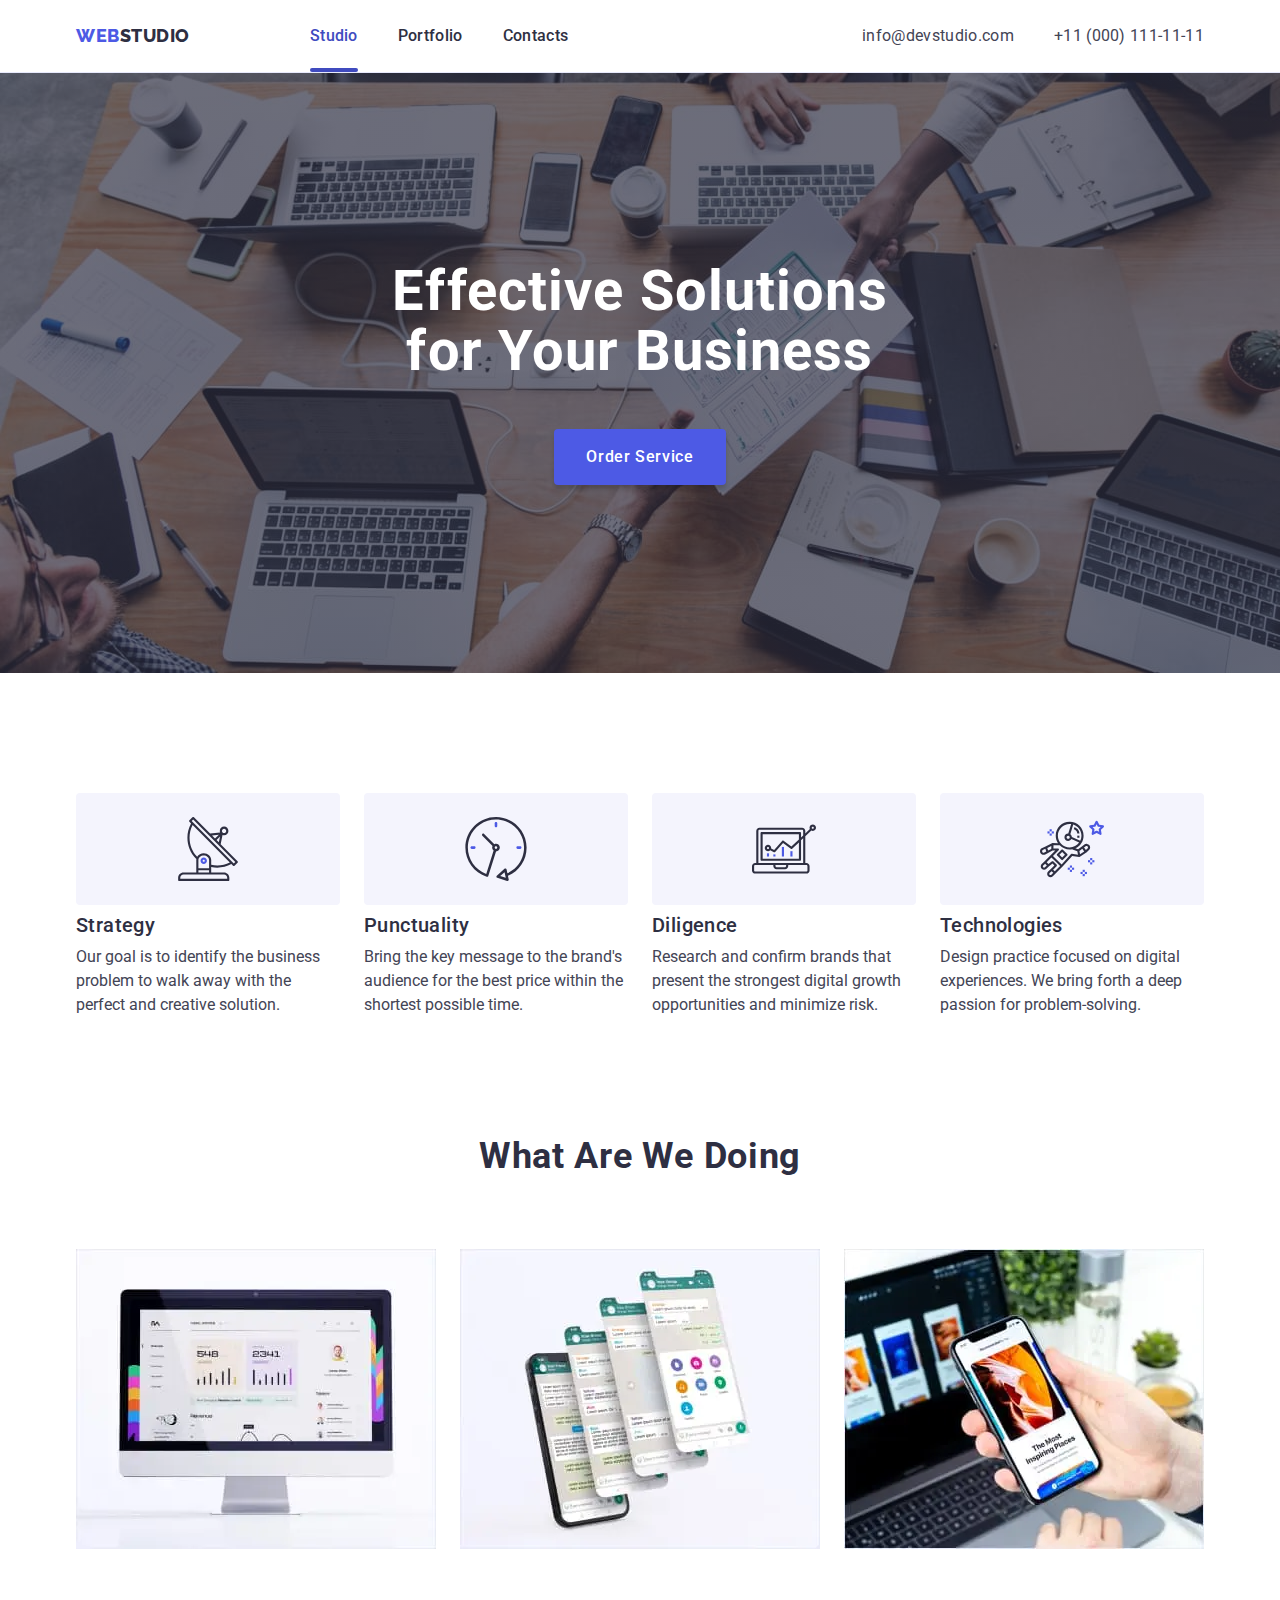
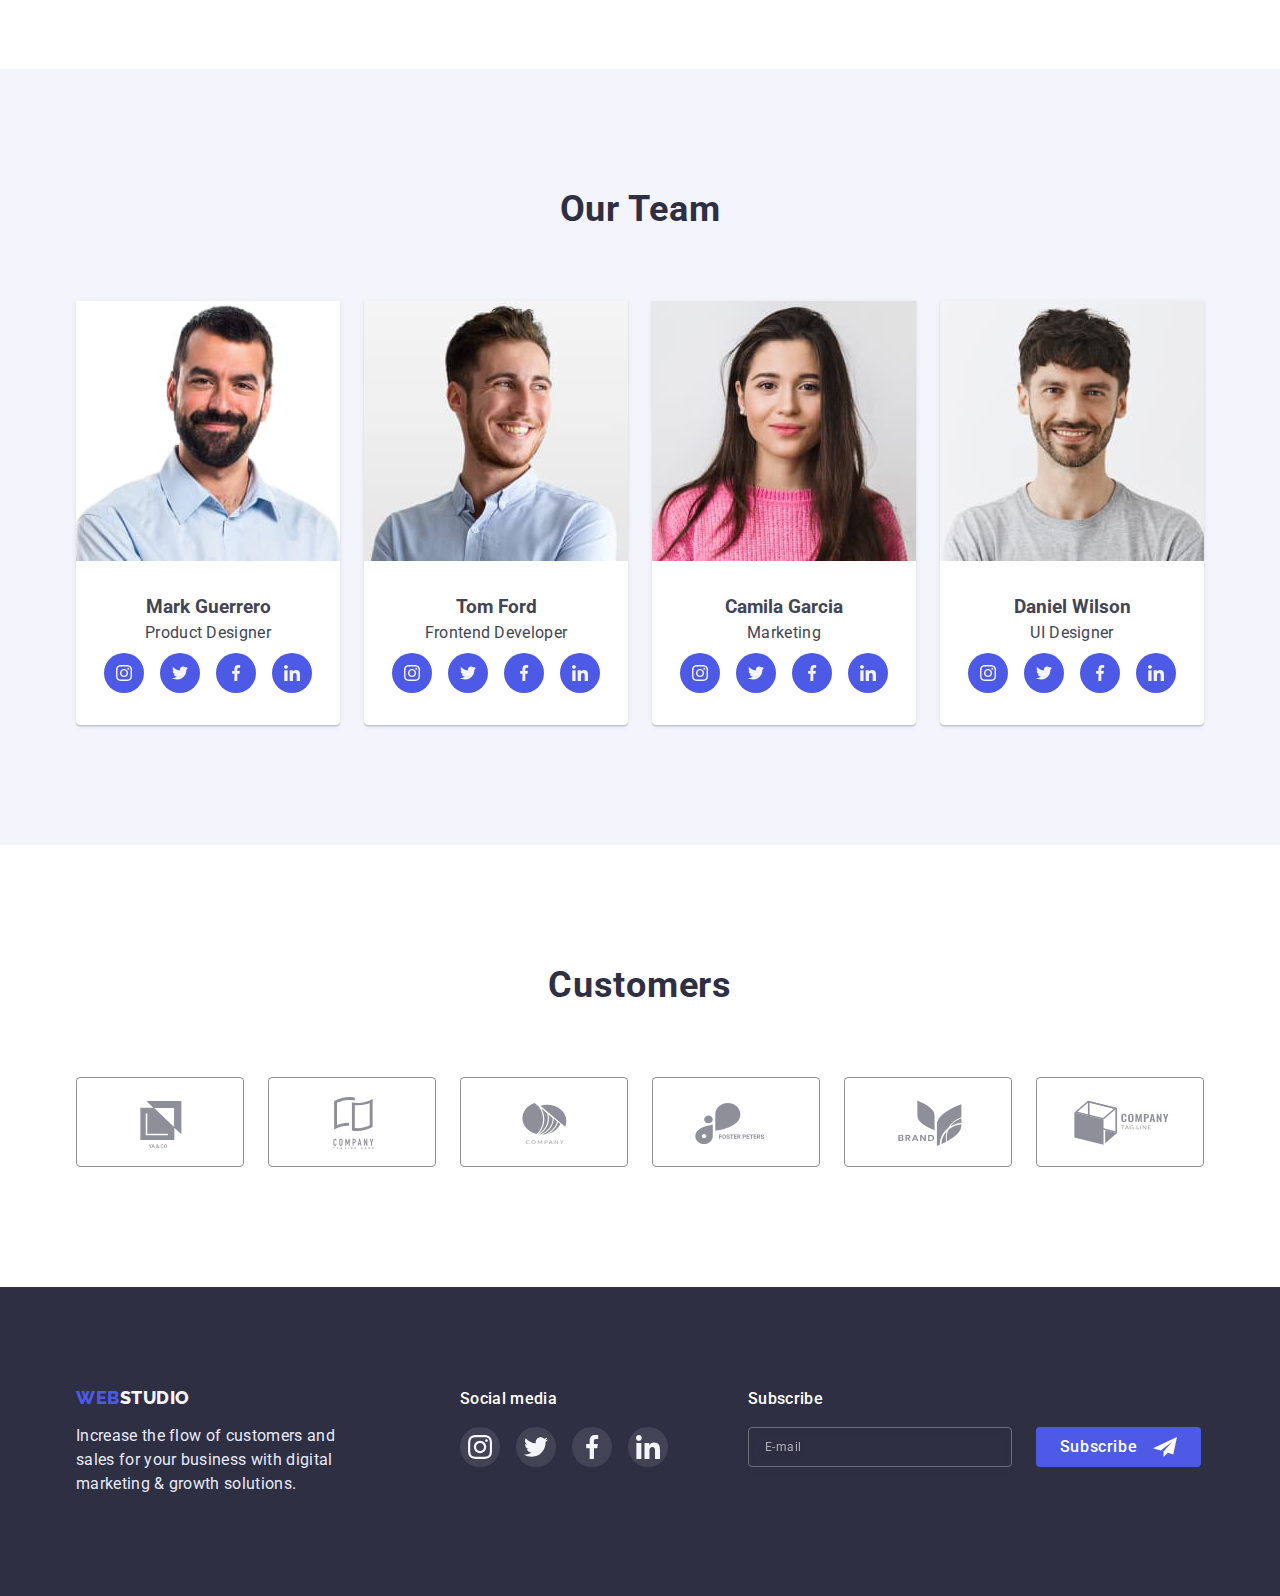
<file: index.html>
<!DOCTYPE html>
<html lang="en">
<head>
    <meta charset="UTF-8">
    <meta http-equiv="X-UA-Compatible" content="IE=edge">
    <meta name="viewport" content="width=device-width, initial-scale=1.0">
    <link rel="preconnect" href="https://fonts.googleapis.com">
    <link rel="preconnect" href="https://fonts.gstatic.com" crossorigin>
    <link href="https://fonts.googleapis.com/css2?family=Raleway:wght@800&family=Roboto:wght@400;500;700;900&display=swap" rel="stylesheet">
    <link rel="stylesheet" href="https://cdn.jsdelivr.net/npm/modern-normalize@1.1.0/modern-normalize.min.css">
    <link rel="stylesheet" href="./css/styles.css">
    <title>Studio</title>
</head>
<body>
    <header class="header">
        <div class="container header-container">
            <nav class="header-nav">
                <a class="header-logo logo link" href="./index.html">Web<span class="logo-dark">Studio</span></a>
                <ul class="header-menu list">
                    <li class="header-link-item"><a href="./index.html" class="header-link current link">Studio</a></li>
                    <li class="header-link-item"><a href="./portfolio.html" class="header-link link">Portfolio</a></li>
                    <li class="header-link-item"><a href="" class="header-link link">Contacts</a></li>
                </ul>    
            </nav>
            <button class="mobile-menu-open" type="button" data-menu-open>
                <svg class="mobile-menu-open-icon" width="32" height="22">
                    <use href="./images/symbol-defs.svg#icon-burger"></use>
                </svg>
            </button>
            <address class="header-contacts">
                <ul class="header-contacts-list list">
                    <li class="header-contacts-item"><a class="header-contacts-link link" href="mailto:info@devstudio.com">info@devstudio.com</a></li>
                    <li class="header-contacts-item"><a class="header-contacts-link link" href="tel:+110001111111">+11 (000) 111-11-11</a></li>
                </ul>
            </address>
            <div class="mobile-menu" data-menu>
                <div class="container mobile-menu-container">
                    <button type="button" class="mobile-menu-close-btn" data-menu-close>
                        <svg class="mobile-menu-close-icon" width="8" height="8">
                            <use href="./images/symbol-defs.svg#icon-close-modal"></use>
                        </svg>
                    </button>
                    <ul class="mobile-nav-list list">
                        <li class="mobile-nav-item"><a href="./index.html" class="title mobile-nav-link link active-link">Studio</a></li>
                        <li class="mobile-nav-item"><a href="./portfolio.html" class="title mobile-nav-link link active-link">Portfolio</a></li>
                        <li class="mobile-nav-item"><a href="" class="title mobile-nav-link link active-link">Contacts</a></li>
                    </ul>
                    <address class="mobile-menu-contacts">
                        <a class="mobile-menu-link-tel active-link link" href="tel:+110001111111">+11 (000) 111-11-11</a>
                        <a class="mobile-menu-link-email active-link link" href="mailto:info@devstudio.com">info@devstudio.com</a>
                    </address>
                    <ul class="mobile-menu-social-list list">
                        <li class="social-list-item">
                            <a class="social-list-link" href="">
                                <svg class="social-link-icon" width="24" height="24">
                                    <use href="./images/symbol-defs.svg#icon-instagram"></use>
                                </svg>
                            </a>
                        </li>
                        <li class="social-list-item">
                            <a class="social-list-link" href="">
                                <svg class="social-link-icon" width="24" height="24">
                                    <use href="./images/symbol-defs.svg#icon-twitter"></use>
                                </svg>
                            </a>
                        </li>
                        <li class="social-list-item">
                            <a class="social-list-link" href="">
                                <svg class="social-link-icon" width="24" height="24">
                                    <use href="./images/symbol-defs.svg#icon-facebook"></use>
                                </svg>
                            </a>
                        </li>
                        <li class="social-list-item">
                            <a class="social-list-link" href="">
                                <svg class="social-link-icon" width="24" height="24">
                                    <use href="./images/symbol-defs.svg#icon-linkedin"></use>
                                </svg>
                            </a>
                        </li>
                    </ul>
                </div>
            </div>
        </div>    
    </header>
    <main>
        <section class="main-section">
            <div class="container main-section-item">
                <h1 class="main-title">Effective Solutions for Your Business</h1>
                <button class="main-btn" type="button" data-modal-open>Order Service</button>
            </div>
        </section>
        <section class="features-section section">
            <div class="container">
                <h2 class="section-features-title visually-hidden">Our Features</h2>
                <ul class="section-features-list list">
                    <li class="features-list-item">
                        <div class="features-list-icon-box">
                            <svg class="features-list-icon" width="64" height="64">
                                <use href="./images/symbol-defs.svg#icon-feature-antenna"></use>
                            </svg>
                        </div>
                        <h3 class="features-list-item-title title">Strategy</h3>
                        <p class="features-text">Our goal is to identify the business problem to walk away with the perfect and creative solution. </p>
                    </li>
                    <li class="features-list-item">
                        <div class="features-list-icon-box">
                            <svg class="features-list-icon" width="64" height="64">
                                <use href="./images/symbol-defs.svg#icon-feature-clock"></use>
                            </svg>
                        </div>
                        <h3 class="features-list-item-title title">Punctuality</h3>
                        <p class="features-text">Bring the key message to the brand's audience for the best price within the shortest possible time.</p>
                    </li>
                    <li class="features-list-item">
                        <div class="features-list-icon-box">
                            <svg class="features-list-icon" width="64" height="64">
                                <use href="./images/symbol-defs.svg#icon-feature-diagram"></use>
                            </svg>
                        </div>
                        <h3 class="features-list-item-title title">Diligence</h3>
                        <p class="features-text">Research and confirm brands that present the strongest digital growth opportunities and minimize risk.</p>
                    </li>
                    <li class="features-list-item">
                        <div class="features-list-icon-box">
                            <svg class="features-list-icon" width="64" height="64">
                                <use href="./images/symbol-defs.svg#icon-feature-astronaut"></use>
                            </svg>
                        </div>
                        <h3 class="features-list-item-title title">Technologies</h3>
                        <p class="features-text">Design practice focused on digital experiences. We bring forth a deep passion for problem-solving.</p>
                    </li>
                </ul>
            </div>
        </section>
        <section class="we-doing-section">
            <div class="container">
                <h2 class="section-we-doing-title">What are we doing</h2>
                <ul class="we-doing-list list">
                    <li class="we-doing-list-item">
                        <picture>
                            <source srcset="./images/we-doing-laptop.webp 1x, ./images/we-doing-laptop@2x.webp 2x" type="image/webp">
                            <source srcset="./images/we-doing-laptop@2x.jpg 2x" type="image/jpeg">
                            <img src="./images/we-doing-laptop.jpg" alt="Laptop" width="360">
                        </picture>
                    </li>
                    <li class="we-doing-list-item">
                        <picture>
                            <source srcset="./images/we-doing-displays.webp 1x, ./images/we-doing-displays@2x.webp 2x" type="image/webp">
                            <source srcset="./images/we-doing-displays@2x.jpg 2x" type="image/jpeg">
                            <img src="./images/we-doing-displays.jpg" alt="Phone Displays" width="360">
                        </picture>
                    </li>
                    <li class="we-doing-list-item">
                        <picture>
                            <source srcset="./images/we-doing-phone.webp 1x, ./images/we-doing-phone@2x.webp 2x" type="image/webp">
                            <source srcset="./images/we-doing-phone@2x.jpg 2x" type="image/jpeg">
                            <img src="./images/we-doing-phone.jpg" alt="Laptop and Phone" width="360">
                        </picture>
                    </li>
                </ul>
            </div>
        </section>
        <section class="team-section section">
            <div class="container">
                <h2 class="section-team-title title">Our Team</h2>
                <ul class="team-list list">
                    <li class="team-item"> 
                        <img srcset="./images/team-mark@2x.jpg 2x" src="./images/team-mark.jpg" alt="Mark Guerrero" width="264">
                        <div class="team-card-content">
                            <h3 class="list-item-title">Mark Guerrero</h3>
                            <p class="team-text">Product Designer</p>
                            <ul class="social-list list">
                                <li class="social-list-item">
                                    <a class="social-list-link" href="">
                                        <svg class="social-link-icon" width="16" height="16">
                                            <use href="./images/symbol-defs.svg#icon-instagram"></use>
                                        </svg>
                                    </a>
                                </li>
                                <li class="social-list-item">
                                    <a class="social-list-link" href="">
                                        <svg class="social-link-icon" width="16" height="16">
                                            <use href="./images/symbol-defs.svg#icon-twitter"></use>
                                        </svg>
                                    </a>
                                </li>
                                <li class="social-list-item">
                                    <a class="social-list-link" href="">
                                        <svg class="social-link-icon" width="16" height="16">
                                            <use href="./images/symbol-defs.svg#icon-facebook"></use>
                                        </svg>
                                    </a>
                                </li>
                                <li class="social-list-item">
                                    <a class="social-list-link" href="">
                                        <svg class="social-link-icon" width="16" height="16">
                                            <use href="./images/symbol-defs.svg#icon-linkedin"></use>
                                        </svg>
                                    </a>
                                </li>
                            </ul>
                        </div>
                    </li>
                    <li class="team-item">
                        <img srcset="./images/team-tom@2x.jpg 2x" src="./images/team-tom.jpg" alt="Tom Ford" width="264">
                        <div class="team-card-content">
                            <h3 class="list-item-title">Tom Ford</h3>
                            <p class="team-text">Frontend Developer</p>
                            <ul class="social-list list">
                                <li class="social-list-item">
                                    <a class="social-list-link" href="">
                                        <svg class="social-link-icon" width="16" height="16">
                                            <use href="./images/symbol-defs.svg#icon-instagram"></use>
                                        </svg>
                                    </a>
                                </li>
                                <li class="social-list-item">
                                    <a class="social-list-link" href="">
                                        <svg class="social-link-icon" width="16" height="16">
                                            <use href="./images/symbol-defs.svg#icon-twitter"></use>
                                        </svg>
                                    </a>
                                </li>
                                <li class="social-list-item">
                                    <a class="social-list-link" href="">
                                        <svg class="social-link-icon" width="16" height="16">
                                            <use href="./images/symbol-defs.svg#icon-facebook"></use>
                                        </svg>
                                    </a>
                                </li>
                                <li class="social-list-item">
                                    <a class="social-list-link" href="">
                                        <svg class="social-link-icon" width="16" height="16">
                                            <use href="./images/symbol-defs.svg#icon-linkedin"></use>
                                        </svg>
                                    </a>
                                </li>
                            </ul>
                        </div>
                    </li>
                    <li class="team-item">
                        <img srcset="./images/team-camila@2x.jpg 2x" src="./images/team-camila.jpg" alt="Camila Garcia" width="264">
                        <div class="team-card-content">
                            <h3 class="list-item-title">Camila Garcia</h3>
                            <p class="team-text">Marketing</p>
                            <ul class="social-list list">
                                <li class="social-list-item">
                                    <a class="social-list-link" href="">
                                        <svg class="social-link-icon" width="16" height="16">
                                            <use href="./images/symbol-defs.svg#icon-instagram"></use>
                                        </svg>
                                    </a>
                                </li>
                                <li class="social-list-item">
                                    <a class="social-list-link" href="">
                                        <svg class="social-link-icon" width="16" height="16">
                                            <use href="./images/symbol-defs.svg#icon-twitter"></use>
                                        </svg>
                                    </a>
                                </li>
                                <li class="social-list-item">
                                    <a class="social-list-link" href="">
                                        <svg class="social-link-icon" width="16" height="16">
                                            <use href="./images/symbol-defs.svg#icon-facebook"></use>
                                        </svg>
                                    </a>
                                </li>
                                <li class="social-list-item">
                                    <a class="social-list-link" href="">
                                        <svg class="social-link-icon" width="16" height="16">
                                            <use href="./images/symbol-defs.svg#icon-linkedin"></use>
                                        </svg>
                                    </a>
                                </li>
                            </ul>
                        </div>
                    </li>
                    <li class="team-item">
                        <img srcset="./images/team-daniel@2x.jpg 2x" src="./images/team-daniel.jpg" alt="Daniel Wilson" width="264">
                        <div class="team-card-content">
                            <h3 class="list-item-title">Daniel Wilson</h3>
                            <p class="team-text">UI Designer</p>
                            <ul class="social-list list">
                                <li class="social-list-item">
                                    <a class="social-list-link" href="">
                                        <svg class="social-link-icon" width="16" height="16">
                                            <use href="./images/symbol-defs.svg#icon-instagram"></use>
                                        </svg>
                                    </a>
                                </li>
                                <li class="social-list-item">
                                    <a class="social-list-link" href="">
                                        <svg class="social-link-icon" width="16" height="16">
                                            <use href="./images/symbol-defs.svg#icon-twitter"></use>
                                        </svg>
                                    </a>
                                </li>
                                <li class="social-list-item">
                                    <a class="social-list-link" href="">
                                        <svg class="social-link-icon" width="16" height="16">
                                            <use href="./images/symbol-defs.svg#icon-facebook"></use>
                                        </svg>
                                    </a>
                                </li>
                                <li class="social-list-item">
                                    <a class="social-list-link" href="">
                                        <svg class="social-link-icon" width="16" height="16">
                                            <use href="./images/symbol-defs.svg#icon-linkedin"></use>
                                        </svg>
                                    </a>
                                </li>
                            </ul>
                        </div>
                    </li>
                </ul>
            </div>
        </section>
        <section class="customers-section section">
            <div class="container">
                <h2 class="section-customers-title title">Customers</h2>
                <ul class="customers-list list">
                    <li>
                        <a class="customers-list-link" href="">
                            <svg class="customers-list-icon" width="104" height="56">
                                <use href="./images/symbol-defs.svg#icon-customers-yaco"></use>
                            </svg>
                        </a>
                    </li>
                    <li>
                        <a class="customers-list-link" href="">
                            <svg class="customers-list-icon" width="104" height="56">
                                <use href="./images/symbol-defs.svg#icon-customers-tagline"></use>
                            </svg>
                        </a>
                    </li>
                    <li>
                        <a class="customers-list-link" href="">
                            <svg class="customers-list-icon" width="104" height="56">
                                <use href="./images/symbol-defs.svg#icon-customers-company"></use>
                            </svg>
                        </a>
                    </li>
                    <li>
                        <a class="customers-list-link" href="">
                            <svg class="customers-list-icon" width="104" height="56">
                                <use href="./images/symbol-defs.svg#icon-customers-foster"></use>
                            </svg>
                        </a>
                    </li>
                    <li>
                        <a class="customers-list-link" href="">
                            <svg class="customers-list-icon" width="104" height="56">
                                <use href="./images/symbol-defs.svg#icon-customers-brand"></use>
                            </svg>
                        </a>
                    </li>
                    <li>
                        <a class="customers-list-link" href="">
                            <svg class="customers-list-icon" width="104" height="56">
                                <use href="./images/symbol-defs.svg#icon-customers-cube"></use>
                            </svg>
                        </a>
                    </li>
                </ul>
            </div>
        </section>
    </main>
    <footer class="footer-box">
        <div class="footer-container container">
            <div class="footer-logo-box">
                <a class="logo link footer-logo" href="./index.html">Web<span class="logo-invert">Studio</span></a>
                <p class="footer-text">Increase the flow of customers and sales for your business with digital marketing & growth solutions.</p>
            </div>
            <div class="footer-social-media-box">
                <p class="social-media-text">Social media</p>
                <ul class="social-list list">
                    <li class="social-list-item">
                        <a class="social-list-link footer-social-list-link" href="">
                            <svg class="social-link-icon" width="24" height="24">
                                <use href="./images/symbol-defs.svg#icon-instagram"></use>
                            </svg>
                        </a>
                    </li>
                    <li class="social-list-item">
                        <a class="social-list-link footer-social-list-link" href="">
                            <svg class="social-link-icon" width="24" height="24">
                                <use href="./images/symbol-defs.svg#icon-twitter"></use>
                            </svg>
                        </a>
                    </li>
                    <li class="social-list-item">
                        <a class="social-list-link footer-social-list-link" href="">
                            <svg class="social-link-icon" width="24" height="24">
                                <use href="./images/symbol-defs.svg#icon-facebook"></use>
                            </svg>
                        </a>
                    </li>
                    <li class="social-list-item">
                        <a class="social-list-link footer-social-list-link" href="">
                            <svg class="social-link-icon" width="24" height="24">
                                <use href="./images/symbol-defs.svg#icon-linkedin"></use>
                            </svg>
                        </a>
                    </li>
                </ul>
            </div>
            <div class="footer-form-box">              
                <form>
                    <label><span class="footer-form-text footer-form-text-block">Subscribe</span>
                        <span class="footer-form-row">
                            <input class="footer-form-input" type="email" name="user-email" placeholder="E-mail" required>
                            <button class="footer-form-btn" type="submit">Subscribe
                                <svg class="footer-form-icon" width="24" height="24">
                                    <use href="./images/symbol-defs.svg#icon-footer-airplane"></use>
                                </svg>
                            </button>
                        </span>
                    </label>
                </form>
            </div>
        </div>
    </footer>
    <div class="backdrop is-hidden" data-modal>
        <div class="modal-window">
            <button class="modal-close-btn" type="button" data-modal-close>
                <svg width="8" height="8">
                    <use class="modal-close-icon" href="./images/symbol-defs.svg#icon-close-modal"></use>
                </svg>
            </button>
            <p class="modal-desc-text">Leave your contacts and we will call you back</p>
            <form class="modal-form">
                <label class="modal-form-field">
                    <span class="modal-form-input-desc">Name</span>
                    <span class="modal-form-input-wrapper">
                        <input type="text" name="user-name" class="modal-form-input" required>
                        <svg class="modal-form-input-icon" width="18" height="18">
                            <use href="./images/symbol-defs.svg#icon-modal-name"></use>
                        </svg>
                    </span>
                </label>
                <label class="modal-form-field">
                    <span class="modal-form-input-desc">Phone</span>
                    <span class="modal-form-input-wrapper">
                        <input type="tel" name="user-tel" class="modal-form-input" required>
                        <svg class="modal-form-input-icon" width="18" height="24">
                            <use href="./images/symbol-defs.svg#icon-modal-tel"></use>
                        </svg>
                    </span>
                </label>
                <label class="modal-form-field">
                    <span class="modal-form-input-desc">Email</span>
                    <span class="modal-form-input-wrapper">
                        <input type="email" name="user-email" class="modal-form-input">
                        <svg class="modal-form-input-icon" width="18" height="24">
                            <use href="./images/symbol-defs.svg#icon-modal-email"></use>
                        </svg>
                    </span>
                </label>
                <label class="modal-form-field">
                    <span class="modal-form-input-desc">Comment</span>
                    <textarea name="user-comment" class="modal-form-textarea" placeholder="Text input"></textarea>
                </label>
                <input id="privacy-policy" type="checkbox" class="modal-form-check visually-hidden">
                <label for="privacy-policy" class="privacy-policy">
                    <span class="modal-form-fake-check">
                        <svg class="modal-form-check-icon" width="10" height="8">
                            <use href="./images/symbol-defs.svg#icon-modal-checkbox"></use>
                        </svg>
                    </span>I accept the terms and conditions of the&nbsp;<a class="privacy-policy-link" href="">Privacy Policy</a>
                </label>
                <button type="submit" class="modal-form-submit">Send</button>
            </form>
        </div>
    </div>
    <script src="./js/mobile-menu.js"></script>
    <script src="./js/modal.js"></script>
</body>
</html>
</file>
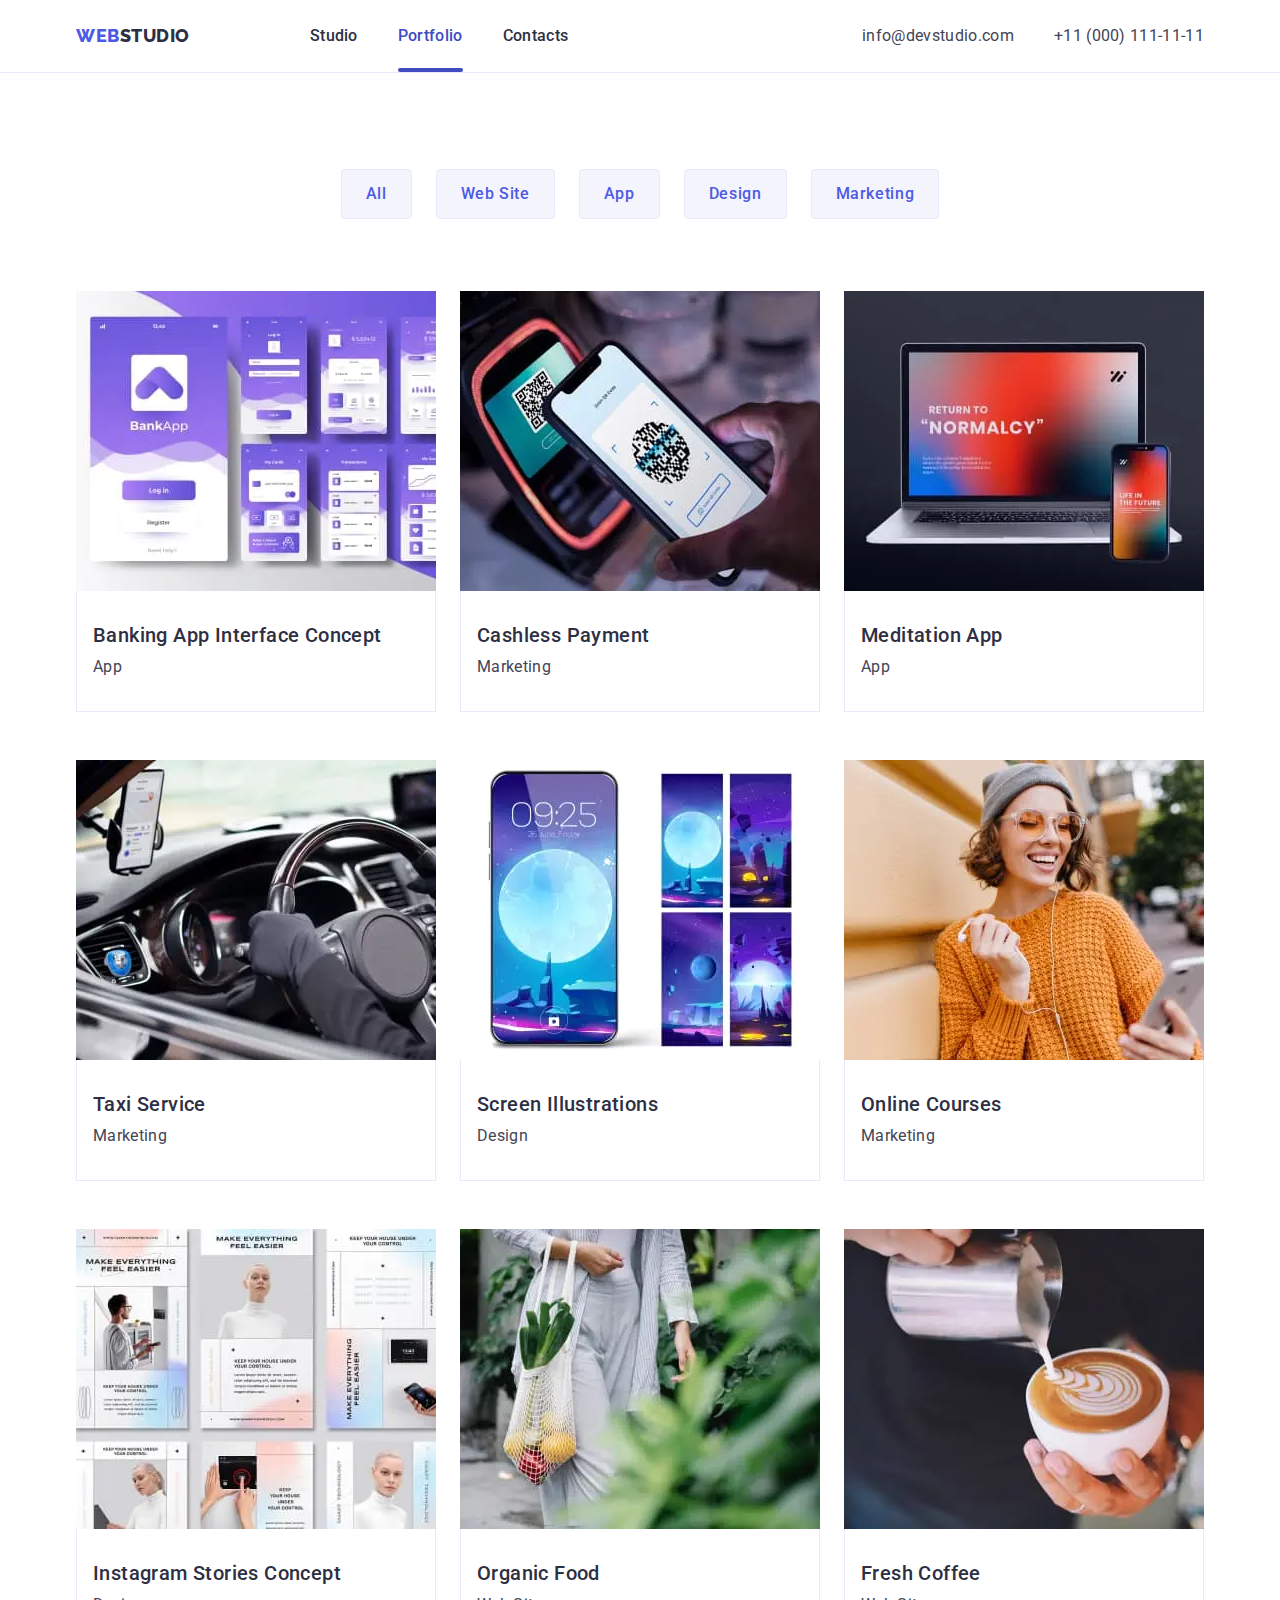
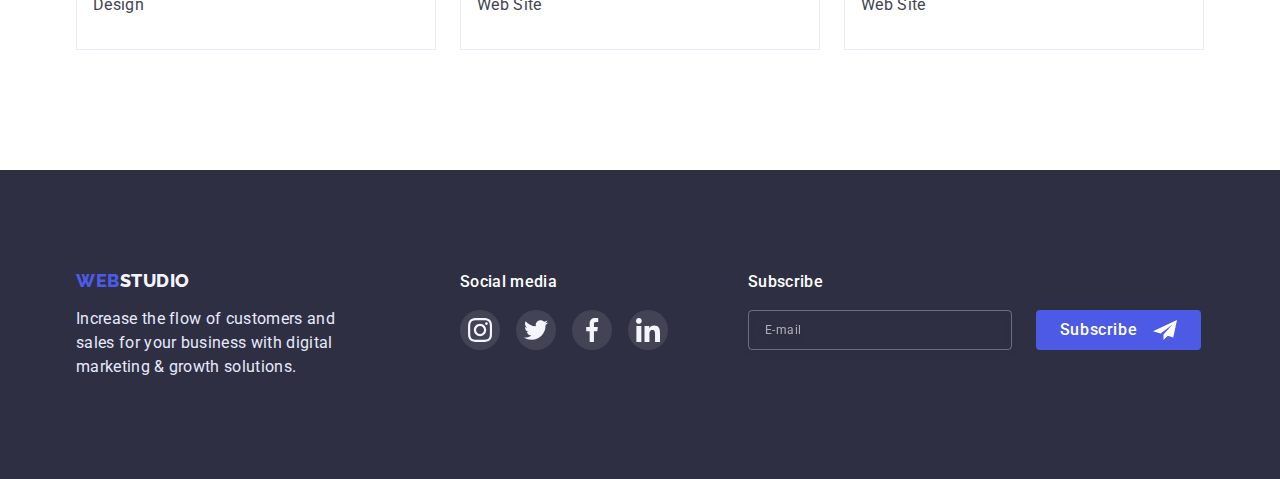
<file: portfolio.html>
<!DOCTYPE html>
<html lang="en">
<head>
    <meta charset="UTF-8">
    <meta http-equiv="X-UA-Compatible" content="IE=edge">
    <meta name="viewport" content="width=device-width, initial-scale=1.0">
    <link rel="preconnect" href="https://fonts.googleapis.com">
    <link rel="preconnect" href="https://fonts.gstatic.com" crossorigin>
    <link href="https://fonts.googleapis.com/css2?family=Raleway:wght@800&family=Roboto:wght@400;500;700;900&display=swap" rel="stylesheet">
    <link rel="stylesheet" href="https://cdn.jsdelivr.net/npm/modern-normalize@1.1.0/modern-normalize.min.css">
    <link rel="stylesheet" href="./css/styles.css">
    <title>Portfolio</title>
</head>
<body>
    <header class="header">
        <div class="container header-container">
            <nav class="header-nav">
                <a class="header-logo logo link" href="./index.html">Web<span class="logo-dark">Studio</span></a>
                <ul class="header-menu list">
                    <li class="header-link-item"><a href="./index.html" class="header-link link">Studio</a></li>
                    <li class="header-link-item"><a href="./portfolio.html" class="header-link current link">Portfolio</a></li>
                    <li class="header-link-item"><a href="" class="header-link link">Contacts</a></li>
                </ul>    
            </nav>
            <button class="mobile-menu-open" type="button" data-menu-open>
                <svg class="mobile-menu-open-icon" width="32" height="22">
                    <use href="./images/symbol-defs.svg#icon-burger"></use>
                </svg>
            </button>
            <address class="header-contacts">
                <ul class="header-contacts-list list">
                    <li class="header-contacts-item"><a class="header-contacts-link link" href="mailto:info@devstudio.com">info@devstudio.com</a></li>
                    <li class="header-contacts-item"><a class="header-contacts-link link" href="tel:+110001111111">+11 (000) 111-11-11</a></li>
                </ul>
            </address>
            <div class="mobile-menu" data-menu>
                <div class="container mobile-menu-container">
                    <button type="button" class="mobile-menu-close-btn" data-menu-close>
                        <svg class="mobile-menu-close-icon" width="8" height="8">
                            <use href="./images/symbol-defs.svg#icon-close-modal"></use>
                        </svg>
                    </button>
                    <ul class="mobile-nav-list list">
                        <li class="mobile-nav-item"><a href="./index.html" class="title mobile-nav-link link active-link">Studio</a></li>
                        <li class="mobile-nav-item"><a href="./portfolio.html" class="title mobile-nav-link link active-link">Portfolio</a></li>
                        <li class="mobile-nav-item"><a href="" class="title mobile-nav-link link active-link">Contacts</a></li>
                    </ul>
                    <address class="mobile-menu-contacts">
                        <a class="mobile-menu-link-tel active-link link" href="tel:+110001111111">+11 (000) 111-11-11</a>
                        <a class="mobile-menu-link-email active-link link" href="mailto:info@devstudio.com">info@devstudio.com</a>
                    </address>
                    <ul class="mobile-menu-social-list list">
                        <li class="social-list-item">
                            <a class="social-list-link" href="">
                                <svg class="social-link-icon" width="24" height="24">
                                    <use href="./images/symbol-defs.svg#icon-instagram"></use>
                                </svg>
                            </a>
                        </li>
                        <li class="social-list-item">
                            <a class="social-list-link" href="">
                                <svg class="social-link-icon" width="24" height="24">
                                    <use href="./images/symbol-defs.svg#icon-twitter"></use>
                                </svg>
                            </a>
                        </li>
                        <li class="social-list-item">
                            <a class="social-list-link" href="">
                                <svg class="social-link-icon" width="24" height="24">
                                    <use href="./images/symbol-defs.svg#icon-facebook"></use>
                                </svg>
                            </a>
                        </li>
                        <li class="social-list-item">
                            <a class="social-list-link" href="">
                                <svg class="social-link-icon" width="24" height="24">
                                    <use href="./images/symbol-defs.svg#icon-linkedin"></use>
                                </svg>
                            </a>
                        </li>
                    </ul>
                </div>
            </div>
        </div>    
    </header>
    <main>
        <section class="portfolio-section">
            <div class="container">
                <h1 hidden>Portfolio</h1>
                <ul class="portfolio-btn-list list">
                    <li><button class="portfolio-btn" type="button">All</button></li>
                    <li><button class="portfolio-btn" type="button">Web Site</button></li>
                    <li><button class="portfolio-btn" type="button">App</button></li>
                    <li><button class="portfolio-btn" type="button">Design</button></li>
                    <li><button class="portfolio-btn" type="button">Marketing</button></li>
                </ul>
                <ul class="portfolio-card-list list">
                    <li class="portfolio-card-item">
                        <a class="portfolio-card-link link" href="">
                            <div class="portfolio-card-container-overlay">
                                <picture>
                                    <source srcset="./images/portfolio-banking-app.webp 1x, ./images/portfolio-banking-app@2x.webp 2x" media="(min-width: 1200px)" type="image/webp">
                                    <source srcset="./images/portfolio-banking-app.jpg 1x, ./images/portfolio-banking-app@2x.jpg 2x" media="(min-width: 1200px)" type="image/jpeg">
                                    <source srcset="./images/tablet/t-portfolio-banking-app.webp 1x, ./images/tablet/t-portfolio-banking-app@2x.webp 2x" media="(min-width: 768px)" type="image/webp">
                                    <source srcset="./images/tablet/t-portfolio-banking-app.jpg 1x, ./images/tablet/t-portfolio-banking-app@2x.jpg 2x" media="(min-width: 768px)" type="image/jpeg">
                                    <source srcset="./images/mobile/m-portfolio-banking-app.webp 1x, ./images/mobile/m-portfolio-banking-app@2x.webp 2x" media="(max-width: 767px)" type="image/webp">
                                    <source srcset="./images/mobile/m-portfolio-banking-app.jpg 1x, ./images/mobile/m-portfolio-banking-app@2x.jpg 2x" media="(max-width: 767px)" type="image/jpeg">
                                    <img class="portfolio-card-img" src="./images/portfolio-banking-app.jpg" alt="Banking App Interface Concept">    
                                </picture> 
                                <p class="portfolio-card-overlay">14 Stylish and User-Friendly App Design Concepts · Task Manager App · Calorie Tracker App · Exotic Fruit Ecommerce App · Cloud Storage App</p>
                            </div>
                            <div class="portfolio-card-content">
                                <h2 class="list-link-title">Banking App Interface Concept</h2>
                                <p class="list-link-text">App</p>
                            </div>
                        </a>
                    </li>
                    <li class="portfolio-card-item">
                        <a class="portfolio-card-link link" href="">
                            <div class="portfolio-card-container-overlay">
                                <picture>
                                    <source srcset="./images/portfolio-cashless-payment.webp 1x, ./images/portfolio-cashless-payment@2x.webp 2x" media="(min-width: 1200px)" type="image/webp">
                                    <source srcset="./images/portfolio-cashless-payment.jpg 1x, ./images/portfolio-cashless-payment@2x.jpg 2x" media="(min-width: 1200px)" type="image/jpeg">
                                    <source srcset="./images/tablet/t-portfolio-cashless-payment.webp 1x, ./images/tablet/t-portfolio-cashless-payment@2x.webp 2x" media="(min-width: 768px)" type="image/webp">
                                    <source srcset="./images/tablet/t-portfolio-cashless-payment.jpg 1x, ./images/tablet/t-portfolio-cashless-payment@2x.jpg 2x" media="(min-width: 768px)" type="image/jpeg">
                                    <source srcset="./images/mobile/m-portfolio-cashless-payment.webp 1x, ./images/mobile/m-portfolio-cashless-payment@2x.webp 2x" media="(max-width: 767px)" type="image/webp">
                                    <source srcset="./images/mobile/m-portfolio-cashless-payment.jpg 1x, ./images/mobile/m-portfolio-cashless-payment@2x.jpg 2x" media="(max-width: 767px)" type="image/jpeg">
                                    <img class="portfolio-card-img" src="./images/portfolio-cashless-payment.jpg" alt="Cashless Payment">    
                                </picture> 
                                <p class="portfolio-card-overlay">14 Stylish and User-Friendly App Design Concepts · Task Manager App · Calorie Tracker App · Exotic Fruit Ecommerce App · Cloud Storage App</p>
                            </div>
                            <div class="portfolio-card-content">
                                <h2 class="list-link-title">Cashless Payment</h2>
                                <p class="list-link-text">Marketing</p>
                            </div>
                        </a>
                    </li>
                    <li class="portfolio-card-item">
                        <a class="portfolio-card-link link" href="">
                            <div class="portfolio-card-container-overlay">
                                <picture>
                                    <source srcset="./images/portfolio-meditaion-app.webp 1x, ./images/portfolio-meditaion-app@2x.webp 2x" media="(min-width: 1200px)" type="image/webp">
                                    <source srcset="./images/portfolio-meditaion-app.jpg 1x, ./images/portfolio-meditaion-app@2x.jpg 2x" media="(min-width: 1200px)" type="image/jpeg">
                                    <source srcset="./images/tablet/t-portfolio-meditaion-app.webp 1x, ./images/tablet/t-portfolio-meditaion-app@2x.webp 2x" media="(min-width: 768px)" type="image/webp">
                                    <source srcset="./images/tablet/t-portfolio-meditaion-app.jpg 1x, ./images/tablet/t-portfolio-meditaion-app@2x.jpg 2x" media="(min-width: 768px)" type="image/jpeg">
                                    <source srcset="./images/mobile/m-portfolio-meditaion-app.webp 1x, ./images/mobile/m-portfolio-meditaion-app@2x.webp 2x" media="(max-width: 767px)" type="image/webp">
                                    <source srcset="./images/mobile/m-portfolio-meditaion-app.jpg 1x, ./images/mobile/m-portfolio-meditaion-app@2x.jpg 2x" media="(max-width: 767px)" type="image/jpeg">
                                    <img class="portfolio-card-img" src="./images/portfolio-meditaion-app.jpg" alt="Meditation App">    
                                </picture>
                                <p class="portfolio-card-overlay">14 Stylish and User-Friendly App Design Concepts · Task Manager App · Calorie Tracker App · Exotic Fruit Ecommerce App · Cloud Storage App</p>
                            </div>
                            <div class="portfolio-card-content">
                                <h2 class="list-link-title">Meditation App</h2>
                                <p class="list-link-text">App</p>
                            </div>
                        </a>
                    </li>
                    <li class="portfolio-card-item">
                        <a class="portfolio-card-link link" href="">
                            <div class="portfolio-card-container-overlay">
                                <picture>
                                    <source srcset="./images/portfolio-taxi-service.webp 1x, ./images/portfolio-taxi-service@2x.webp 2x" media="(min-width: 1200px)" type="image/webp">
                                    <source srcset="./images/portfolio-taxi-service.jpg 1x, ./images/portfolio-taxi-service@2x.jpg 2x" media="(min-width: 1200px)" type="image/jpeg">
                                    <source srcset="./images/tablet/t-portfolio-taxi-service.webp 1x, ./images/tablet/t-portfolio-taxi-service@2x.webp 2x" media="(min-width: 768px)" type="image/webp">
                                    <source srcset="./images/tablet/t-portfolio-taxi-service.jpg 1x, ./images/tablet/t-portfolio-taxi-service@2x.jpg 2x" media="(min-width: 768px)" type="image/jpeg">
                                    <source srcset="./images/mobile/m-portfolio-taxi-service.webp 1x, ./images/mobile/m-portfolio-taxi-service@2x.webp 2x" media="(max-width: 767px)" type="image/webp">
                                    <source srcset="./images/mobile/m-portfolio-taxi-service.jpg 1x, ./images/mobile/m-portfolio-taxi-service@2x.jpg 2x" media="(max-width: 767px)" type="image/jpeg">
                                    <img class="portfolio-card-img" src="./images/portfolio-taxi-service.jpg" alt="Taxi Service">    
                                </picture>
                                <p class="portfolio-card-overlay">14 Stylish and User-Friendly App Design Concepts · Task Manager App · Calorie Tracker App · Exotic Fruit Ecommerce App · Cloud Storage App</p>
                            </div>
                            <div class="portfolio-card-content">
                                <h2 class="list-link-title">Taxi Service</h2>
                                <p class="list-link-text">Marketing</p>
                            </div>
                        </a>
                    </li>
                    <li class="portfolio-card-item">
                        <a class="portfolio-card-link link" href="">
                            <div class="portfolio-card-container-overlay">
                                <picture>
                                    <source srcset="./images/screen-illustration.webp 1x, ./images/screen-illustration@2x.webp 2x" media="(min-width: 1200px)" type="image/webp">
                                    <source srcset="./images/screen-illustration.jpg 1x, ./images/screen-illustration@2x.jpg 2x" media="(min-width: 1200px)" type="image/jpeg">
                                    <source srcset="./images/tablet/t-screen-illustration.webp 1x, ./images/tablet/t-screen-illustration@2x.webp 2x" media="(min-width: 768px)" type="image/webp">
                                    <source srcset="./images/tablet/t-screen-illustration.jpg 1x, ./images/tablet/t-screen-illustration@2x.jpg 2x" media="(min-width: 768px)" type="image/jpeg">
                                    <source srcset="./images/mobile/m-screen-illustration.webp 1x, ./images/mobile/m-screen-illustration@2x.webp 2x" media="(max-width: 767px)" type="image/webp">
                                    <source srcset="./images/mobile/m-screen-illustration.jpg 1x, ./images/mobile/m-screen-illustration@2x.jpg 2x" media="(max-width: 767px)" type="image/jpeg">
                                    <img class="portfolio-card-img" src="./images/screen-illustration.jpg" alt="Screen Illustrations">    
                                </picture>
                                <p class="portfolio-card-overlay">14 Stylish and User-Friendly App Design Concepts · Task Manager App · Calorie Tracker App · Exotic Fruit Ecommerce App · Cloud Storage App</p>
                            </div>
                            <div class="portfolio-card-content">
                                <h2 class="list-link-title">Screen Illustrations</h2>
                                <p class="list-link-text">Design</p>
                            </div>
                        </a>
                    </li>
                    <li class="portfolio-card-item">
                        <a class="portfolio-card-link link" href="">
                            <div class="portfolio-card-container-overlay">
                                <picture>
                                    <source srcset="./images/portfolio-online-courses.webp 1x, ./images/portfolio-online-courses@2x.webp 2x" media="(min-width: 1200px)" type="image/webp">
                                    <source srcset="./images/portfolio-online-courses.jpg 1x, ./images/portfolio-online-courses@2x.jpg 2x" media="(min-width: 1200px)" type="image/jpeg">
                                    <source srcset="./images/tablet/t-portfolio-online-courses.webp 1x, ./images/tablet/t-portfolio-online-courses@2x.webp 2x" media="(min-width: 768px)" type="image/webp">
                                    <source srcset="./images/tablet/t-portfolio-online-courses.jpg 1x, ./images/tablet/t-portfolio-online-courses@2x.jpg 2x" media="(min-width: 768px)" type="image/jpeg">
                                    <source srcset="./images/mobile/m-portfolio-online-courses.webp 1x, ./images/mobile/m-portfolio-online-courses@2x.webp 2x" media="(max-width: 767px)" type="image/webp">
                                    <source srcset="./images/mobile/m-portfolio-online-courses.jpg 1x, ./images/mobile/m-portfolio-online-courses@2x.jpg 2x" media="(max-width: 767px)" type="image/jpeg">
                                    <img class="portfolio-card-img" src="./images/portfolio-online-courses.jpg" alt="Online Courses">    
                                </picture>
                                <p class="portfolio-card-overlay">14 Stylish and User-Friendly App Design Concepts · Task Manager App · Calorie Tracker App · Exotic Fruit Ecommerce App · Cloud Storage App</p>
                            </div>
                            <div class="portfolio-card-content">
                                <h2 class="list-link-title">Online Courses</h2>
                                <p class="list-link-text">Marketing</p>
                            </div>
                        </a>
                    </li>
                    <li class="portfolio-card-item">
                        <a class="portfolio-card-link link" href="">
                            <div class="portfolio-card-container-overlay">
                                <picture>
                                    <source srcset="./images/portfolio-inst-stories.webp 1x, ./images/portfolio-inst-stories@2x.webp 2x" media="(min-width: 1200px)" type="image/webp">
                                    <source srcset="./images/portfolio-inst-stories.jpg 1x, ./images/portfolio-inst-stories@2x.jpg 2x" media="(min-width: 1200px)" type="image/jpeg">
                                    <source srcset="./images/tablet/t-portfolio-inst-stories.webp 1x, ./images/tablet/t-portfolio-inst-stories@2x.webp 2x" media="(min-width: 768px)" type="image/webp">
                                    <source srcset="./images/tablet/t-portfolio-inst-stories.jpg 1x, ./images/tablet/t-portfolio-inst-stories@2x.jpg 2x" media="(min-width: 768px)" type="image/jpeg">
                                    <source srcset="./images/mobile/m-portfolio-inst-stories.webp 1x, ./images/mobile/m-portfolio-inst-stories@2x.webp 2x" media="(max-width: 767px)" type="image/webp">
                                    <source srcset="./images/mobile/m-portfolio-inst-stories.jpg 1x, ./images/mobile/m-portfolio-inst-stories@2x.jpg 2x" media="(max-width: 767px)" type="image/jpeg">
                                    <img class="portfolio-card-img" src="./images/portfolio-inst-stories.jpg" alt="Instagram Stories Concept">    
                                </picture> 
                                <p class="portfolio-card-overlay">14 Stylish and User-Friendly App Design Concepts · Task Manager App · Calorie Tracker App · Exotic Fruit Ecommerce App · Cloud Storage App</p>
                            </div>
                            <div class="portfolio-card-content">
                                <h2 class="list-link-title">Instagram Stories Concept</h2>
                                <p class="list-link-text">Design</p>
                            </div>
                        </a>
                    </li>
                    <li class="portfolio-card-item">
                        <a class="portfolio-card-link link" href="">
                            <div class="portfolio-card-container-overlay">
                                <picture>
                                    <source srcset="./images/portfolio-organic-food.webp 1x, ./images/portfolio-organic-food@2x.webp 2x" media="(min-width: 1200px)" type="image/webp">
                                    <source srcset="./images/portfolio-organic-food.jpg 1x, ./images/portfolio-organic-food@2x.jpg 2x" media="(min-width: 1200px)" type="image/jpeg">
                                    <source srcset="./images/tablet/t-portfolio-organic-food.webp 1x, ./images/tablet/t-portfolio-organic-food@2x.webp 2x" media="(min-width: 768px)" type="image/webp">
                                    <source srcset="./images/tablet/t-portfolio-organic-food.jpg 1x, ./images/tablet/t-portfolio-organic-food@2x.jpg 2x" media="(min-width: 768px)" type="image/jpeg">
                                    <source srcset="./images/mobile/m-portfolio-organic-food.webp 1x, ./images/mobile/m-portfolio-organic-food@2x.webp 2x" media="(max-width: 767px)" type="image/webp">
                                    <source srcset="./images/mobile/m-portfolio-organic-food.jpg 1x, ./images/mobile/m-portfolio-organic-food@2x.jpg 2x" media="(max-width: 767px)" type="image/jpeg">
                                    <img class="portfolio-card-img" src="./images/portfolio-organic-food.jpg" alt="Organic Food">    
                                </picture>
                                <p class="portfolio-card-overlay">14 Stylish and User-Friendly App Design Concepts · Task Manager App · Calorie Tracker App · Exotic Fruit Ecommerce App · Cloud Storage App</p>
                            </div>
                            <div class="portfolio-card-content">
                                <h2 class="list-link-title">Organic Food</h2>
                                <p class="list-link-text">Web Site</p>
                            </div>
                        </a>
                    </li>
                    <li class="portfolio-card-item">
                        <a class="portfolio-card-link link" href="">
                            <div class="portfolio-card-container-overlay">
                                <picture>
                                    <source srcset="./images/portfolio-fresh-coffee.webp 1x, ./images/portfolio-fresh-coffee@2x.webp 2x" media="(min-width: 1200px)" type="image/webp">
                                    <source srcset="./images/portfolio-fresh-coffee.jpg 1x, ./images/portfolio-fresh-coffee@2x.jpg 2x" media="(min-width: 1200px)" type="image/jpeg">
                                    <source srcset="./images/tablet/t-portfolio-fresh-coffee.webp 1x, ./images/tablet/t-portfolio-fresh-coffee@2x.webp 2x" media="(min-width: 768px)" type="image/webp">
                                    <source srcset="./images/tablet/t-portfolio-fresh-coffee.jpg 1x, ./images/tablet/t-portfolio-fresh-coffee@2x.jpg 2x" media="(min-width: 768px)" type="image/jpeg">
                                    <source srcset="./images/mobile/m-portfolio-fresh-coffee.webp 1x, ./images/mobile/m-portfolio-fresh-coffee@2x.webp 2x" media="(max-width: 767px)" type="image/webp">
                                    <source srcset="./images/mobile/m-portfolio-fresh-coffee.jpg 1x, ./images/mobile/m-portfolio-fresh-coffee@2x.jpg 2x" media="(max-width: 767px)" type="image/jpeg">
                                    <img class="portfolio-card-img" src="./images/portfolio-fresh-coffee.jpg" alt="Fresh Coffee">    
                                </picture> 
                                <p class="portfolio-card-overlay">14 Stylish and User-Friendly App Design Concepts · Task Manager App · Calorie Tracker App · Exotic Fruit Ecommerce App · Cloud Storage App</p>
                            </div>
                            <div class="portfolio-card-content">
                                <h2 class="list-link-title">Fresh Coffee</h2>
                                <p class="list-link-text">Web Site</p>
                            </div>
                        </a>
                    </li>
                </ul>
            </div>
        </section> 
    </main>
    <footer class="footer-box">
        <div class="footer-container container">
            <div class="footer-logo-box">
                <a class="logo link footer-logo" href="./index.html">Web<span class="logo-invert">Studio</span></a>
                <p class="footer-text">Increase the flow of customers and sales for your business with digital marketing & growth solutions.</p>
            </div>
            <div class="footer-social-media-box">
                <p class="social-media-text">Social media</p>
                <ul class="social-list list">
                    <li class="social-list-item">
                        <a class="social-list-link footer-social-list-link" href="">
                            <svg class="social-link-icon" width="24" height="24">
                                <use href="./images/symbol-defs.svg#icon-instagram"></use>
                            </svg>
                        </a>
                    </li>
                    <li class="social-list-item">
                        <a class="social-list-link footer-social-list-link" href="">
                            <svg class="social-link-icon" width="24" height="24">
                                <use href="./images/symbol-defs.svg#icon-twitter"></use>
                            </svg>
                        </a>
                    </li>
                    <li class="social-list-item">
                        <a class="social-list-link footer-social-list-link" href="">
                            <svg class="social-link-icon" width="24" height="24">
                                <use href="./images/symbol-defs.svg#icon-facebook"></use>
                            </svg>
                        </a>
                    </li>
                    <li class="social-list-item">
                        <a class="social-list-link footer-social-list-link" href="">
                            <svg class="social-link-icon" width="24" height="24">
                                <use href="./images/symbol-defs.svg#icon-linkedin"></use>
                            </svg>
                        </a>
                    </li>
                </ul>
            </div>
            <div class="footer-form-box">              
                <form>
                    <label><span class="footer-form-text footer-form-text-block">Subscribe</span>
                        <span class="footer-form-row">
                            <input class="footer-form-input" type="email" name="user-email" placeholder="E-mail" required>
                            <button class="footer-form-btn" type="submit">Subscribe
                                <svg class="footer-form-icon" width="24" height="24">
                                    <use href="./images/symbol-defs.svg#icon-footer-airplane"></use>
                                </svg>
                            </button>
                        </span>
                    </label>
                </form>
            </div>
        </div>
    </footer>
    <script src="./js/mobile-menu.js"></script>
</body>
</html>
</file>
<file: css/styles.css>
:root {
    --color-primary: #2E2F42;
    --color-secondary: #434455;
    --color-brand: #4D5AE5;
    --color-invert: #FFFFFF;
    --color-main-background: #2E2F42;
    --color-secondary-background: #F4F4FD;
    --color-secondary-light-background: #FFFFFF;
    --color-active: #404BBF;
    --color-bounder: #E7E9FC;
    --color-icon-dark: #8E8F99;
    --color-modal-form-input-desc: #8E8F99;
    --color-footer-text-invert: #E7E9FC;
    --color-footer-logo-invert: #F4F4FD;
    --color-active-footer-social-link: #31D0AA;
    --color-modal-window-bg: #FCFCFC;
    --transform-dur-and-func: 250ms cubic-bezier(0.4, 0, 0.2, 1);
}
.visually-hidden {
    position: absolute;
    width: 1px;
    height: 1px;
    margin: -1px;
    border: 0;
    padding: 0;
    white-space: nowrap;
    clip-path: inset(100%);
    clip: rect(0 0 0 0);
    overflow: hidden;
}
.no-scroll {
    overflow: hidden;
}
h1,
h2,
h3,
p {
    margin-top: 0;
    margin-bottom: 0;
}
ul {
    margin-top: 0;
    margin-bottom: 0;
    padding-left: 0;
}
img {
    display: block;
}
.link {
    text-decoration: none;
}
.list {
    list-style: none;
}
body {
    color: var(--color-secondary);
    font-family: "Roboto", sans-serif;
    font-size: 16px;
    line-height: calc(24/16);
}
.container {
    margin-left: auto;
    margin-right: auto;
    padding-left: 15px;
    padding-right: 15px;
}
@media screen and (min-width: 480px) {
    .container {
        width: 426px;
    }
}
@media screen and (min-width: 768px) {
    .container {
        width: 766px;
    }
}
@media screen and (min-width: 1200px) {
    .container {
        width: 1158px;
    }
}

/* HEADER */

.header {
    padding-top: 24px;
    padding-bottom: 24px;
    border-bottom: 1px solid var(--color-bounder);
}
.header-container {
    display: flex;
    align-items: center;
    justify-content: space-between;
}
 
@media screen and (max-width: 767px) {
    .header-menu {
        display: none;
    }
    .header-contacts {
        display: none;
    }
    .mobile-menu-open {
        background-color: transparent;
        border: none;
        padding: 0;
        line-height: 0;
    }
    .mobile-menu-open-icon {
    fill: var(--color-primary);
    transition: fill var(--transform-dur-and-func);
    }
    .mobile-menu-open:hover .mobile-menu-open-icon,
    .mobile-menu-open:focus .mobile-menu-open-icon {
        fill: var(--color-active);
    }
    .is-hidden {
        opacity: 0;
        visibility: hidden;
        pointer-events: none;
    }
    .mobile-menu {
        position: fixed;
        width: 100%;
        height: 100%;
        top: 0;
        left: 0;
        z-index: 1000;
        background-color: var(--color-invert);
        box-shadow: 0 0 0 100vmax rgba(0, 0, 0, 0.6);
        opacity: 0;
        visibility: hidden;
        pointer-events: none;
        transition: opacity var(--transform-dur-and-func), visibility var(--transform-dur-and-func);
    }
    .mobile-menu.is-open {
        opacity: 1;
        visibility: visible;
        pointer-events: auto;
    }
    .mobile-menu-container {
        position: relative;
        padding: 24px 24px 40px 40px;
    }
    .mobile-menu-close-btn {
        background-color: transparent;
        margin-left: auto;
        margin-right: 0;
        margin-bottom: 32px;
        width: 24px;
        height: 24px;
        border-radius: 50%;
        background-color: var(--color-bounder);
        border: 1px solid rgba(0, 0, 0, 0.1);
        display: flex;
        align-items: center;
        justify-content: center;
        transition: background-color var(--transform-dur-and-func), border var(--transform-dur-and-func);
    }
    .mobile-menu-close-btn:hover,
    .mobile-menu-close-btn:focus {
        background-color: var(--color-active);
        border: 1px solid transparent;
    }
    .mobile-menu-close-btn:hover .mobile-menu-close-icon,
    .mobile-menu-close-btn:focus .mobile-menu-close-icon {
        fill: var(--color-invert);
    }
    .mobile-menu-close-icon {
    transition: fill var(--transform-dur-and-func);
    }
    .mobile-nav-list {
        margin-bottom: 284px;
    }
    .mobile-nav-item:not(:last-child) {
        margin-bottom: 40px;
    }
    .mobile-nav-link {
        transition: color var(--transform-dur-and-func);
    }
    .mobile-menu-contacts {
        display: flex;
        flex-direction: column;
        margin-bottom: 48px;
    }
    .mobile-menu-link-tel {
        font-weight: 700;
        font-size: 36px;
        line-height: calc(40/36);
        letter-spacing: 0.02em;
        color: var(--color-brand);
        font-style: normal;
        margin-bottom: 40px;
    }
    .mobile-menu-link-email {
        font-weight: 500;
        font-size: 20px;
        line-height: calc(24/20);
        letter-spacing: 0.02em;
        color: var(--color-secondary);
        font-style: normal;
    }
    .mobile-menu-social-list {
        display: flex;
        justify-content: space-between;
        margin-right: 36px;
    }
}
@media screen and (max-width: 400px) {
    .mobile-menu-link-tel {
        font-size: 20px;
        line-height: calc(24/20);
    }
}
@media screen and (min-width: 768px) and (max-width: 1199px) {
    .header {
        padding-bottom: 12px;
    }
}
@media screen and (min-width: 768px) {
    .mobile-menu {
        display: none;
    }
    .mobile-menu-open {
        display: none;
    }
    .header-logo {
        margin-right: 120px;
    }
    .header-nav {
        display: flex;
        align-items: center;
    }
    .header-menu {
        display: flex;
    }
    .header-link-item:not(:last-child) {
        margin-right: 40px;
    }
    .header-link-item {
        position: relative;
    }
    .header-link {
        color: var(--color-primary);
        font-weight: 500;
        font-size: 16px;
        line-height: 1.5;
        letter-spacing: 0.02em;
        transition: color var(--transform-dur-and-func);
    }
    .header-link.current::after {
        content: "";
        display: block;
        height: 4px;
        width: 100%;
        border-radius: 2px;
        background-color: var(--color-active);
        position: absolute;
        left: 0;
        top: 48px;
        transform: translate(0, -100%);
    }
    .header-link.current {
        color: var(--color-active);
    }
    .header-contacts-link {
        color: var(--color-secondary);
        font-size: 12px;
        line-height: calc(14/12);
        line-height: 1.5;
        letter-spacing: 0.04em;
        transition: color var(--transform-dur-and-func);
    }
    .header-link:hover,
    .header-contacts-link:hover {
        color: var(--color-active);
    }
    .header-link:focus,
    .header-contacts-link:focus {
        color: var(--color-active);
    }
    .header-contacts {
        font-style: normal;
    }
}
@media screen and (min-width: 1200px) {
    .header-contacts-list {
        display: flex;
        gap: 40px;
    }
    .header-contacts-link {
        font-size: 16px;
        line-height: calc(24/16);
        letter-spacing: 0.02em;
    }
}
.title {
    font-weight: 700;
    font-size: 36px;
    line-height: calc(40/36);
    letter-spacing: 0.02em;
    text-transform: capitalize;
    color: var(--color-primary);
}
.active-link:hover,
.active-link:focus {
    color: var(--color-active);
}

.logo {
    letter-spacing: 0.03em;
    text-transform: uppercase;
    font-family: 'Raleway', sans-serif;
    font-weight: 800;
    font-size: 18px;
    line-height: 1.17;
    color: var(--color-brand);
}

.logo-dark {
    color: var(--color-primary);
}
.logo-invert {
    color: var(--color-footer-logo-invert);
}

/* MAIN SECTION */
@media screen and (min-width: 320px) {
    .main-section {
        background-color: var(--color-main-background);
        margin-left: auto;
        margin-right: auto;
        padding-top: 112px;
        padding-bottom: 112px;
        background-image: linear-gradient(rgba(46, 47, 66, 0.7), rgba(46, 47, 66, 0.7)), url("../images/mobile/m-main-bg.jpg");
        background-size: cover;
    }
    .main-section-item {
        text-align: center;
        max-width: 350px;
    }
    .main-title {
        color: var(--color-invert);
        letter-spacing: 0.02em;
        font-size: 36px;
        line-height: calc(40/36);  
    }
    .main-btn {
        font-family: "Roboto", sans-serif;
        font-weight: 500;
        background-color: var(--color-brand);
        box-shadow: 0px 4px 4px rgba(0, 0, 0, 0.15);
        border-radius: 4px;
        color: var(--color-invert);
        border: none;
        font-size: 16px;
        line-height: calc(24/16);
        letter-spacing: 0.04em;
        cursor: pointer;
        margin-top: 72px;
        padding: 16px 32px;
        transition: background-color var(--transform-dur-and-func);
    }
    
    .main-btn:hover {
        background-color: var(--color-active);
    }
}
@media screen and (min-device-pixel-ratio: 2) and (max-width: 767px),
screen and (-webkit-min-device-pixel-ratio: 2) and (max-width: 767px),
screen and (min-resolution: 192dpi) and (max-width: 768px),
screen and (min-resolution: 2dppx) and (max-width: 768px) {
    .main-section {
        background-image: linear-gradient(rgba(46, 47, 66, 0.7), rgba(46, 47, 66, 0.7)), url("../images/mobile/m-main-bg@2x.jpg");
    }
}
@media screen and (min-width: 768px) {
    .main-section {
        padding-bottom: 108px;
        background-image: linear-gradient(rgba(46, 47, 66, 0.7), rgba(46, 47, 66, 0.7)), url("../images/tablet/t-main-bg.jpg");
    }
    .main-section-item {
        max-width: 526px;
    }
    .main-title {
        font-size: 56px;
        line-height: calc(60/56);
    }
    .main-btn {
        margin-top: 40px;
    }
}
@media screen and (min-device-pixel-ratio: 2) and (min-width: 768px),
screen and (-webkit-min-device-pixel-ratio: 2) and (min-width: 768px),
screen and (min-resolution: 192dpi) and (min-width: 768px),
screen and (min-resolution: 2dppx) and (min-width: 768px) {
    .main-section {
        background-image: linear-gradient(rgba(46, 47, 66, 0.7), rgba(46, 47, 66, 0.7)), url("../images/tablet/t-main-bg@2x.jpg");
    }
}
@media screen and (min-width: 1200px) {
    .main-section {
        max-width: 1440px;
        padding-top: 188px;
        padding-bottom: 188px;
        background-image: linear-gradient(rgba(46, 47, 66, 0.7), rgba(46, 47, 66, 0.7)), url("../images/main-bg.jpg");
    }
    .main-btn {
        margin-top: 48px;
    }
}
@media screen and (min-device-pixel-ratio: 2) and (min-width: 1200px),
screen and (-webkit-min-device-pixel-ratio: 2) and (min-width: 1200px),
screen and (min-resolution: 192dpi) and (min-width: 1200px),
screen and (min-resolution: 2dppx) and (min-width: 1200px) {
    .main-section {
        background-image: linear-gradient(rgba(46, 47, 66, 0.7), rgba(46, 47, 66, 0.7)), url("../images/main-bg@2x.jpg");
    }
}
/* features-section-1 */
@media screen and (min-width: 320px) {
    .features-list-icon-box {
        display: none;
    }
    .section {
        padding-top: 96px;
        padding-bottom: 96px;
    }
    .section-features-list {
        display: flex;
        flex-direction: column;
        gap: 72px;
    }
    .features-list-item-title {
        text-align: center;
        margin-bottom: 8px;
    }
    .features-text {
        font-weight: 500;
    }
}
@media screen and (min-width: 768px) {
    .section-features-list {
        flex-direction: row;
        flex-wrap: wrap;
        column-gap: 24px;
        row-gap: 72px;
    }
    .features-list-item {
        max-width: 356px;
    }
    .features-list-item-title {
        text-align: left;
    }
}
@media screen and (min-width: 1200px) {
    .section {
        padding-top: 120px;
        padding-bottom: 120px;
    }
    .features-list-icon-box {
        display: flex;
        height: 112px;
        justify-content: center;
        align-items: center;
        border-radius: 4px;
        background-color: var(--color-secondary-background);
        margin-bottom: 8px;
    }
    .section-features-list {
        gap: 24px;
    }
    .features-list-item {
        max-width: 264px;
    }
    .features-list-item-title {
        font-weight: 500;
        font-size: 20px;
        line-height: calc(24/20);
    }
    .features-text {
        font-weight: 400;
    }
}

/* we-doing-section */
@media screen and (max-width: 1199px) {
    .we-doing-section {
        display: none;
    }
}
.we-doing-section {
    padding-bottom: 120px;
}
.section-we-doing-title {
    color: var(--color-primary);
    font-size: 36px;
    line-height: 1.11;
    text-align: center;
    text-transform: capitalize;
    letter-spacing: 0.02em;
    margin-bottom: 72px;
}
.we-doing-list {
    display: flex;
    column-gap: 24px;
}
.we-doing-list-item {
    flex-basis: calc((100%-72px)/4);
}


/* team-section */

.team-section {
    background-color: var(--color-secondary-background);
}
@media screen and (min-width: 320px) {
    .team-list {
        display: flex;
        align-items: center;
        flex-direction: column;
        gap: 72px;
    }
    .team-item {
        max-width: 264px;;
        box-shadow: 0px 1px 6px rgba(46, 47, 66, 0.08), 0px 1px 1px rgba(46, 47, 66, 0.16), 0px 2px 1px rgba(46, 47, 66, 0.08);
        border-radius: 0px 0px 4px 4px;
        background-color: var(--color-secondary-light-background);
    }
    .section-team-title {
        text-align: center;
        margin-bottom: 72px;
    }
}
@media screen and (min-width: 768px) {
    .team-list {
        flex-direction: row;
        flex-wrap: wrap;
        column-gap: 24px;
        row-gap: 64px;
        justify-content: center;
    }
    .list-item-title {
        text-align: center;
    }
}
.team-card-content {
    padding-top: 32px;
    padding-bottom: 32px;
    text-align: center;
}
.team-text {
    margin-bottom: 8px;
    letter-spacing: 0.02em;
}
/* team icon */
.social-list {
    display: flex;
    justify-content: center;
    gap: 16px;
}
.social-list-link {
    display: flex;
    justify-content: center;
    align-items: center;
    background-color: var(--color-brand);
    width: 40px;
    height: 40px;
    border-radius: 50%;
    transition: background-color var(--transform-dur-and-func);
}
.social-list-link:hover,
.social-list-link:focus {
    background-color: var(--color-active);
}

/* Section Customers */
@media screen and (min-width: 320px) {
    .section-customers-title {
        text-align: center;
        margin-bottom: 72px;
    }
    .customers-list {
        display: flex;
        flex-wrap: wrap;
        column-gap: 16px;
        row-gap: 72px;
        justify-content: center;
    }
    .customers-list-link {
        width: 190px;
    }
}
@media screen and (min-width: 768px) {
    .customers-list {
        column-gap: 24px;
    }
    .customers-list-link {
        width: 168px;
    }
}
.customers-list-link {
    display: flex;
    padding: 16px 0;
    justify-content: center;
    border: 1px solid var(--color-icon-dark);
    border-radius: 4px;
    transition: border-color var(--transform-dur-and-func);
}
.customers-list-link:hover,
.customers-list-link:focus {
    border-color: var(--color-active);   
}
.customers-list-icon {
    fill: var(--color-icon-dark);
    transition: fill var(--transform-dur-and-func);
}
.customers-list-link:hover .customers-list-icon,
.customers-list-link:focus .customers-list-icon {
    fill: var(--color-active);
}
/* Footer */
@media screen and (min-width: 320px) {
    .footer-box {
        padding-top: 96px;
        padding-bottom: 96px;
    }
    .footer-container {
        display: flex;
        flex-direction: column;
        gap: 72px;
    }
    .footer-logo {
        display: block;
        text-align: center;
        margin-bottom: 16px;
    }
    .footer-text {
        color: var(--color-footer-text-invert);
        letter-spacing: 0.02em;
        max-width: 268px;
        margin: 0 auto;
    }
    .social-media-text,
    .footer-form-text {
        font-weight: 500;
        letter-spacing: 0.02em;
        color: var(--color-invert);
        margin-bottom: 16px;
        text-align: center;
    }
    .footer-form-row {
        display: flex;
        flex-direction: column;
        align-items: center;
    }
    .footer-form-input {
        width: 100%;
        margin-bottom: 16px;
    }
}
@media screen and (min-width: 768px) and (max-width: 1199px) {
    .footer-container {
        padding-left: 108px;
    }
}
@media screen and (min-width: 768px) {
    .footer-container {
        flex-direction: row;
        flex-wrap: wrap;
        column-gap: 24px;
    }
    .footer-text {
        max-width: 264px;
    }
    .footer-logo {
        text-align: left;
    }
    .social-media-text,
    .footer-form-text {
        text-align: left;
    }
    .footer-form-row {
        flex-direction: row;
        gap: 24px;
        align-items: flex-start;
    }
    .footer-form-input {
        margin-bottom: 0;
        width: 264px;
    }

}
@media screen and (min-width: 1200px) {
    .footer-box {
        padding-top: 100px;
        padding-bottom: 100px;
    }
    .footer-container {
        gap: 0;
    }
    .footer-logo-box {
        margin-right: 120px;
    }
    .footer-social-media-box {
        margin-right: 80px;
    }

}
.footer-box {
    background-color: var(--color-main-background);
}

.footer-social-list-link {
    transition: background-color var(--transform-dur-and-func);
    background: linear-gradient(rgba(244, 244, 253, 0.1) 50%, rgba(244, 244, 253, 0.1) 50%);   
}
.footer-social-list-link:hover,
.footer-social-list-link:focus {
    background-color: var(--color-active-footer-social-link);
}
.footer-form-text-block {
    display: block;
}

.footer-form-input {
    height: 40px;
    border: 1px solid rgba(255, 255, 255, 0.3);
    filter: drop-shadow(0px 4px 4px rgba(0, 0, 0, 0.15));
    border-radius: 4px;
    outline: none;
    background-color: inherit;
    padding-left: 16px;
    color: var(--color-invert);
    font-size: 12px;
    line-height: calc(24/12);
    letter-spacing: 0.04em;
    transition: border var(--transform-dur-and-func);
}
.footer-form-input::placeholder {
    color: rgba(255, 255, 255, 0.6);
}
.footer-form-input:focus {
    border: 1px solid var(--color-active-footer-social-link);
}
.footer-form-btn {
    display: flex;
    align-items: center;
    justify-content: center;
    gap: 16px;
    border: none;
    height: 40px;
    width: 165px;
    border-radius: 4px;
    font-weight: 500;
    font-size: 16px;
    line-height: calc(24/16);
    letter-spacing: 0.04em;
    color: var(--color-invert);
    background-color: var(--color-brand);
    transition: background-color var(--transform-dur-and-func);
}
.footer-form-btn:hover,
.footer-form-btn:focus {
    background-color: var(--color-active-footer-social-link);
}

/* Portfolio */
@media screen and (min-width: 320px) {
    .portfolio-section {
        padding-top: 48px;
        padding-bottom: 48px;
    }
    .portfolio-btn-list {
        display: flex;
        flex-wrap: wrap;
        column-gap: 24px;
        row-gap: 16px;
        margin-bottom: 48px;
    }
    .portfolio-btn {
        font-family: "Roboto", sans-serif;
        font-weight: 500;
        background-color: var(--color-secondary-background);
        color: var(--color-brand);
        font-size: 16px;
        line-height: calc(24/16);
        letter-spacing: 0.04em;
        border: 1px solid var(--color-bounder);
        border-radius: 4px;
        cursor: pointer;
        padding: 8px 16px;
        transition: background-color var(--transform-dur-and-func), color var(--transform-dur-and-func), box-shadow var(--transform-dur-and-func);
    }
    .portfolio-card-list {
        display: flex;
        flex-wrap: wrap;
        row-gap: 48px;
    }
    .portfolio-card-item {
        background: var(--color-secondary-light-background);
        max-width: 396px;
    }
    .portfolio-card-img {
        width: 396px;
    }
}
@media screen and (min-width: 768px) {
    .portfolio-section {
        padding-top: 64px;
        padding-bottom: 96px;
    }
    .portfolio-btn-list {
        justify-content: center;
        margin-bottom: 64px;
    }
    .portfolio-btn {
        padding: 12px 24px;
    }
    .portfolio-card-list {
        row-gap: 72px;
        column-gap: 24px;
    }
    .portfolio-card-item {
        max-width: 356px;
    }
    .portfolio-card-img {
        width: 356px;
    }
}
@media screen and (min-width: 1200px) {
    .portfolio-section {
        padding-top: 96px;
        padding-bottom: 120px;
    }
    .portfolio-btn-list {
        margin-bottom: 72px;
    }
    .portfolio-card-list {
        row-gap: 48px;
    }
    .portfolio-card-item {
        max-width: 360px;
    }
    .portfolio-card-img {
        width: 360px;
    }
}

.portfolio-btn:hover {
    background-color: var(--color-active);
    border: 1px solid transparent;
    color: var(--color-invert);
    box-shadow: 0px 3px 1px rgba(0, 0, 0, 0.1), 0px 2px 1px rgba(0, 0, 0, 0.08), 0px 2px 2px rgba(0, 0, 0, 0.12);
}

.portfolio-card-content {
    padding-bottom: 32px;
    padding-top: 32px;
    padding-left: 16px;
    border: 1px solid var(--color-bounder);
    border-top: none;
}
/* .portfolio-card-item {
    flex-basis: calc((100% - 48px) / 3);
} */
.list-link-title {
    color: var(--color-primary);
    font-weight: 500;
    font-size: 20px;
    line-height: 1.2;
    letter-spacing: 0.02em;
    text-transform: capitalize;
}
.list-link-text {
    color: var(--color-secondary);
    font-size: 16px;
    line-height: 1.5;
    letter-spacing: 0.02em;
    margin-top: 8px;
}
.portfolio-card-link {
    display: block;
    transition: box-shadow var(--transform-dur-and-func);
}
.portfolio-card-link:hover,
.portfolio-card-link:focus {
    box-shadow: 0px 1px 6px rgba(46, 47, 66, 0.08), 0px 1px 1px rgba(46, 47, 66, 0.16), 0px 2px 1px rgba(46, 47, 66, 0.08);
}
/* portfolio overlay */
.portfolio-card-container-overlay {
    position: relative;
    overflow: hidden;
}
.portfolio-card-overlay {
    position: absolute;
    top: 0;
    left: 0;
    width: 100%;
    height: 100%;
    background-color: var(--color-brand);
    color: var(--color-secondary-background);
    letter-spacing: 0.02em;
    padding: 40px 32px;
    transform: translate(0, 100%);
    transition: transform var(--transform-dur-and-func);
    overflow: auto;
}
.portfolio-card-link:hover .portfolio-card-overlay, 
.portfolio-card-link:focus .portfolio-card-overlay {
    transform: translate(0, 0);
}
/* Modal window */
.backdrop {
    position: fixed;
    z-index: 1000;
    top: 0;
    left: 0;
    width: 100%;
    height: 100%;
    background-color: rgba(46, 47, 66, 0.4);
    transition: opacity var(--transform-dur-and-func), visibility var(--transform-dur-and-func);
}
.backdrop.is-hidden {
    opacity: 0;
    visibility: hidden;
    pointer-events: none;
}
.backdrop.is-hidden .modal-window {
    transform: translate(-50%, -50%) scale(0);
}
.modal-window {
    position: absolute;
    top: 50%;
    left: 50%;
    transform: translate(-50%, -50%);
    width: 408px;
    height: 576px;
    padding: 24px;
    border-radius: 4px;
    background-color: var(--color-modal-window-bg);
    box-shadow: 0px 1px 1px rgba(0, 0, 0, 0.14), 0px 1px 3px rgba(0, 0, 0, 0.12), 0px 2px 1px rgba(0, 0, 0, 0.2);
    transform: translate(-50%, -50%) scale(1);
    transition: transform var(--transform-dur-and-func);
}
.modal-close-btn {
    margin-left: auto;
    margin-right: 0;
    margin-bottom: 24px;
    width: 24px;
    height: 24px;
    border-radius: 50%;
    background-color: var(--color-bounder);
    border: 1px solid rgba(0, 0, 0, 0.1);
    display: flex;
    align-items: center;
    justify-content: center;
    cursor: pointer;
    transition: background-color var(--transform-dur-and-func), border var(--transform-dur-and-func);
}
.modal-close-btn:hover,
.modal-close-btn:focus {
    background-color: var(--color-active);
    border: 1px solid transparent;
}
.modal-close-btn:hover .modal-close-icon,
.modal-close-btn:focus .modal-close-icon {
    fill: var(--color-invert);
}
.modal-close-icon {
    transition: fill var(--transform-dur-and-func);
}
.modal-desc-text {
    font-weight: 500;
    letter-spacing: 0.02em;
    text-align: center;
    color: var(--color-primary);
    margin-bottom: 16px;
}
.modal-form {
    display: flex;
    flex-direction: column;
}
.modal-form-field {
    margin-bottom: 8px;
}
.modal-form-input-desc {
    display: block;
    margin-bottom: 4px;
    font-size: 12px;
    line-height: calc(14/12);
    letter-spacing: 0.04em;
    color: var(--color-modal-form-input-desc);
}
.modal-form-input-wrapper {
    position: relative;
}
.modal-form-input {
    width: 100%;
    height: 40px;
    border: 1px solid rgba(33, 33, 33, 0.2);
    border-radius: 4px;
    padding-left: 38px;
    outline: none;
    background-color: var(--color-modal-window-bg);
    transition: border var(--transform-dur-and-func);
}
.modal-form-input:focus,
.modal-form-textarea:focus {
    border: 1px solid var(--color-active);
}
.modal-form-input:focus + .modal-form-input-icon {
    fill: #4D5AE5;
}
.modal-form-input-icon {
    position: absolute;
    top: 50%;
    left: 16px;
    transform: translateY(-50%);
    transition: fill var(--transform-dur-and-func);
}
.modal-form-textarea {
    width: 100%;
    height: 120px;
    padding: 8px 16px;
    border: 1px solid rgba(33, 33, 33, 0.2);
    border-radius: 4px;
    resize: none;
    outline: none;
    background-color: var(--color-modal-window-bg);
    transition: border var(--transform-dur-and-func);
}
.modal-form-textarea::placeholder {
    font-size: 12px;
    line-height: calc(14/12);
    letter-spacing: 0.04em;
    color: rgba(117, 117, 117, 0.5);
}
.modal-form-check {
}
.privacy-policy {
    display: flex;
    align-items: center;
    font-size: 12px;
    line-height: calc(14/12);
    letter-spacing: 0.04em;
    color: #757575;
    margin-bottom: 24px;
}
.privacy-policy-link {
    color: var(--color-brand);
}
.modal-form-fake-check {
    display: flex;
    align-items: center;
    justify-content: center;
    width: 16px;
    height: 16px;
    border: 1.25px solid var(--color-primary);
    border-radius: 2px;
    cursor: pointer;
    margin-right: 8px;
    transition: background-color var(--transform-dur-and-func), border-color var(--transform-dur-and-func);
}
.modal-form-check:checked + * .modal-form-fake-check {
    background-color: var(--color-active);
    border-color: var(--color-active);  
}
.modal-form-submit {
    font-family: "Roboto", sans-serif;
    font-weight: 500;
    background-color: var(--color-brand);
    box-shadow: 0px 4px 4px rgba(0, 0, 0, 0.15);
    border-radius: 4px;
    color: var(--color-invert);
    border: none;
    font-size: 16px;
    line-height: calc(24/16);
    letter-spacing: 0.04em;
    cursor: pointer;
    padding-top: 16px;
    padding-bottom: 16px;
    width: 169px;
    margin: 0 auto;
    transition: background-color var(--transform-dur-and-func);
}
.modal-form-submit:hover,
.modal-form-submit:focus {
    background-color: var(--color-active);
}
</file>
